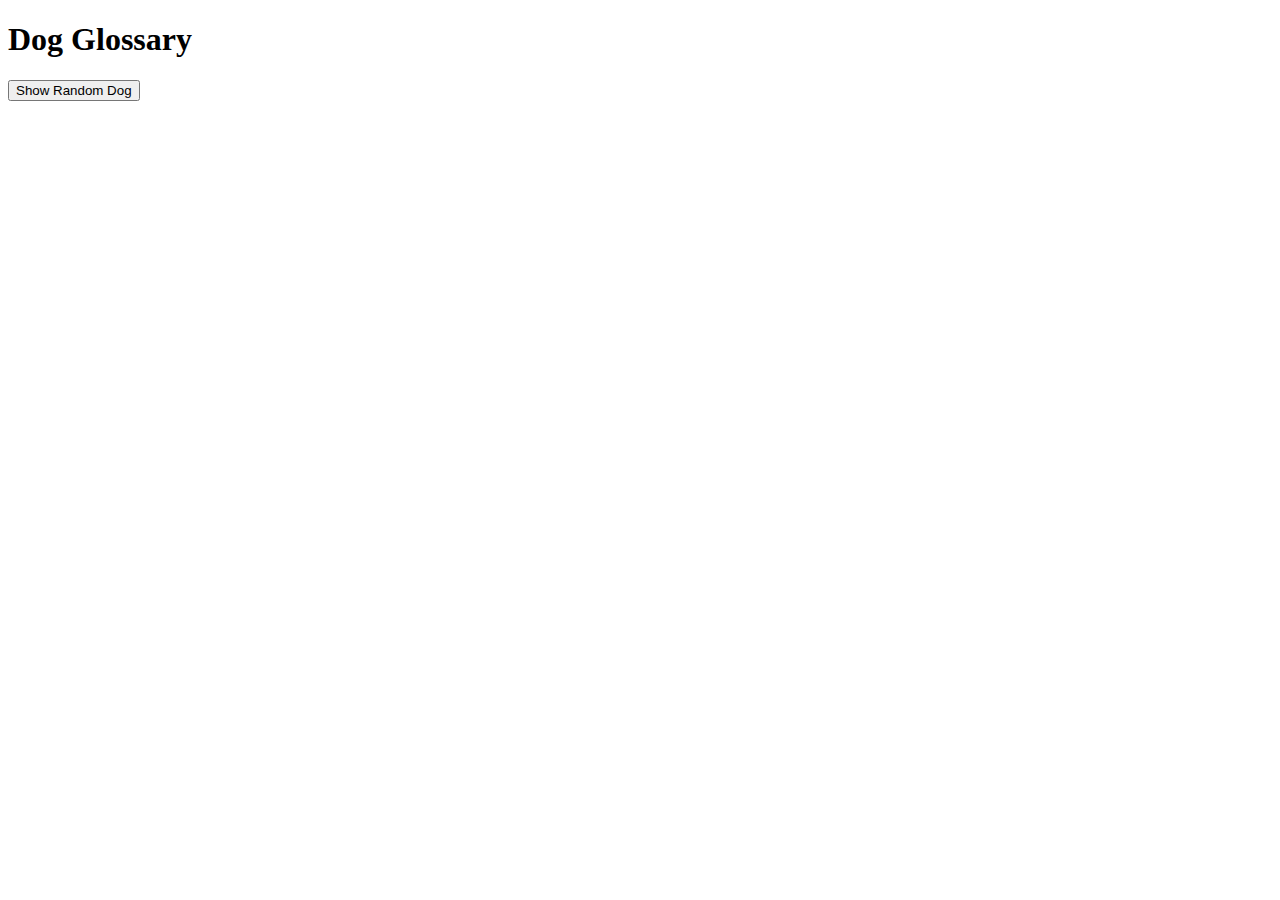
<file: Dog Glossary/task_1/index.html>
<!DOCTYPE html>
<html lang="en">
<head>
    <meta charset="utf-8">
    <title>Hello, World!</title>
</head>
<body>
<h1>Dog Glossary</h1>
<button id="button-random-dog">Show Random Dog</button>
<div id="content"></div>

<script src="script.js"></script>
</body>
</html>
</file>
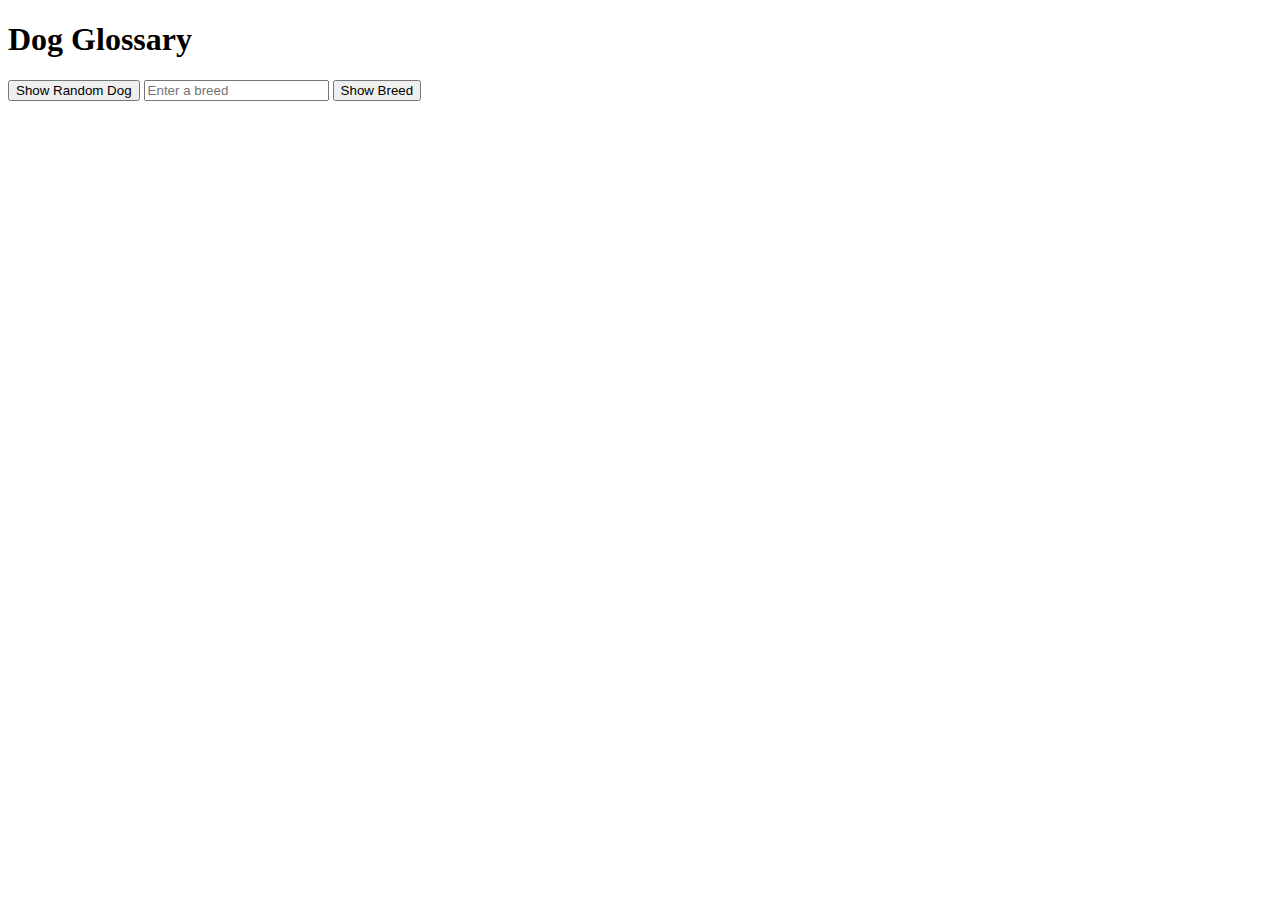
<file: Dog Glossary/task_2/index.html>
<!DOCTYPE html>
<html lang="en">
<head>
    <meta charset="utf-8">
    <title>Hello, World!</title>
</head>
<body>
<h1>Dog Glossary</h1>
<button id="button-random-dog">Show Random Dog</button>
<label for="input-breed"></label><input id="input-breed" type="text" placeholder="Enter a breed">
<button id="button-show-breed">Show Breed</button>
<div id="content"></div>

<script src="script.js"></script>
</body>
</html>
</file>
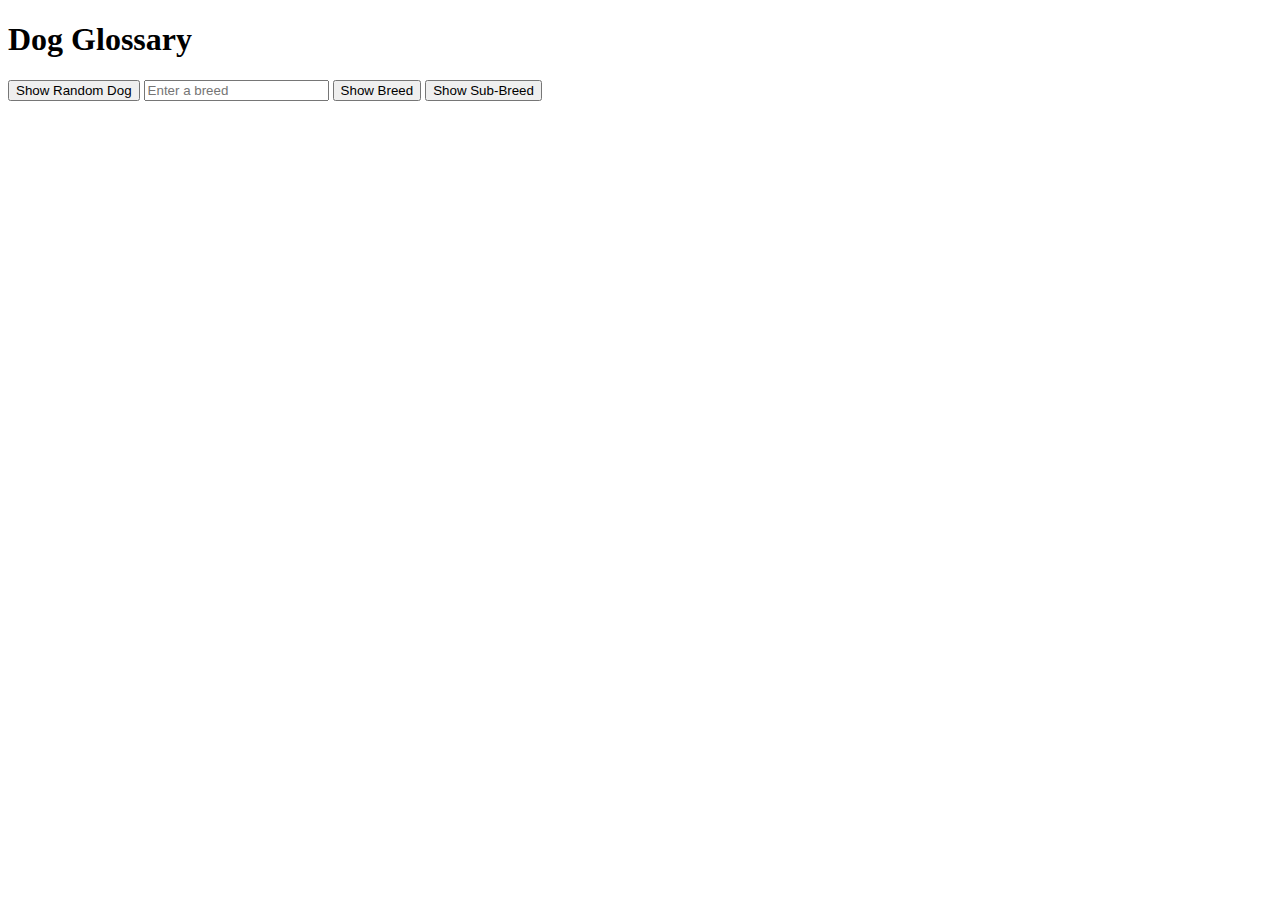
<file: Dog Glossary/task_3/index.html>
<!DOCTYPE html>
<html lang="en">
<head>
    <meta charset="utf-8">
    <title>Hello, World!</title>
</head>
<body>
<h1>Dog Glossary</h1>
<button id="button-random-dog">Show Random Dog</button>

<label for="input-breed"></label><input id="input-breed" type="text" placeholder="Enter a breed">
<button id="button-show-breed">Show Breed</button>
<button id="button-show-sub-breed">Show Sub-Breed</button>

<div id="content"></div>

<script src="script.js"></script>
</body>
</html>
</file>
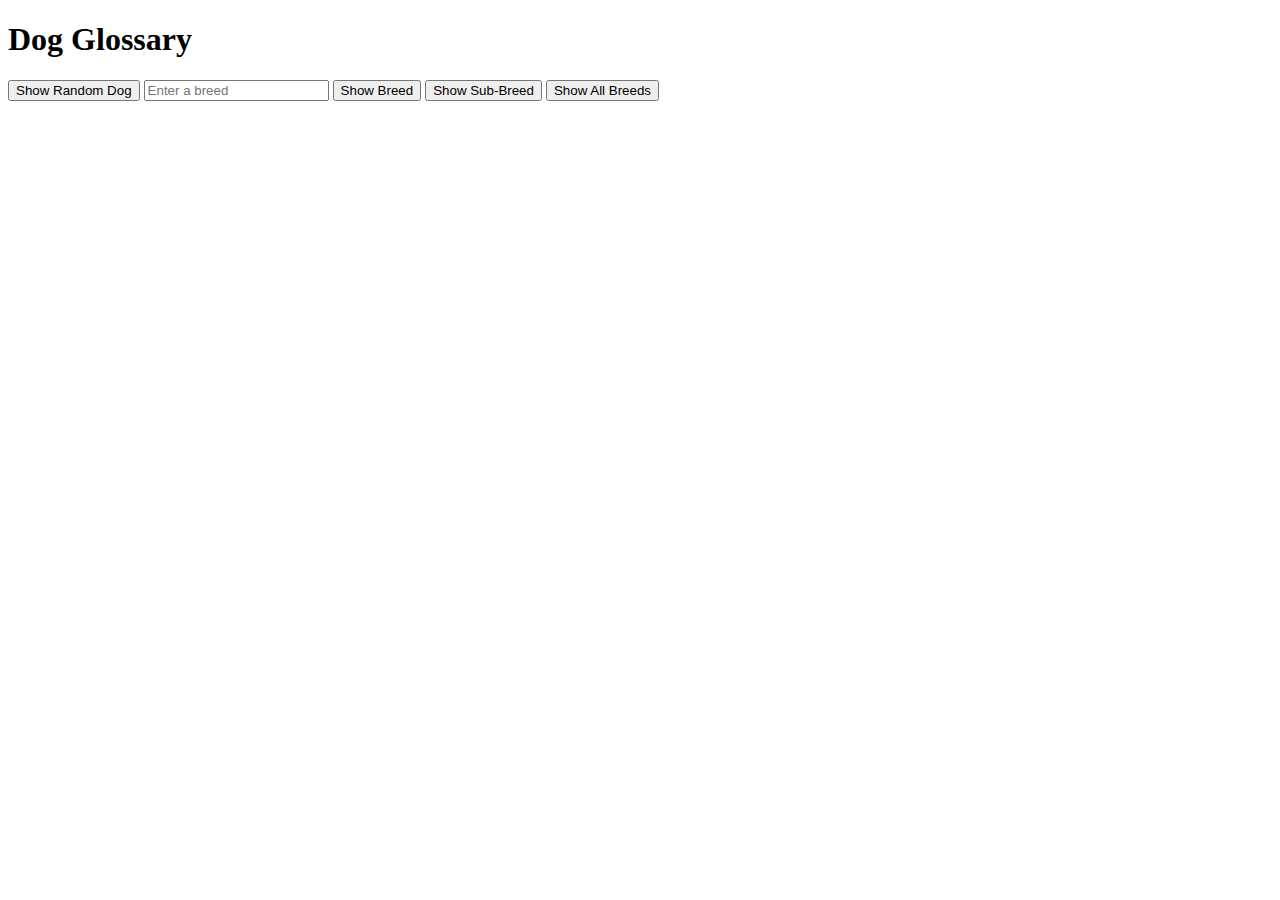
<file: Dog Glossary/task_4/index.html>
<!DOCTYPE html>
<html lang="en">
<head>
    <meta charset="utf-8">
    <title>Hello, World!</title>
</head>
<body>
<h1>Dog Glossary</h1>
<button id="button-random-dog">Show Random Dog</button>

<label for="input-breed"></label><input id="input-breed" type="text" placeholder="Enter a breed">
<button id="button-show-breed">Show Breed</button>
<button id="button-show-sub-breed">Show Sub-Breed</button>
<button id="button-show-all">Show All Breeds</button>

<div id="content"></div>

<script src="script.js"></script>
</body>
</html>
</file>
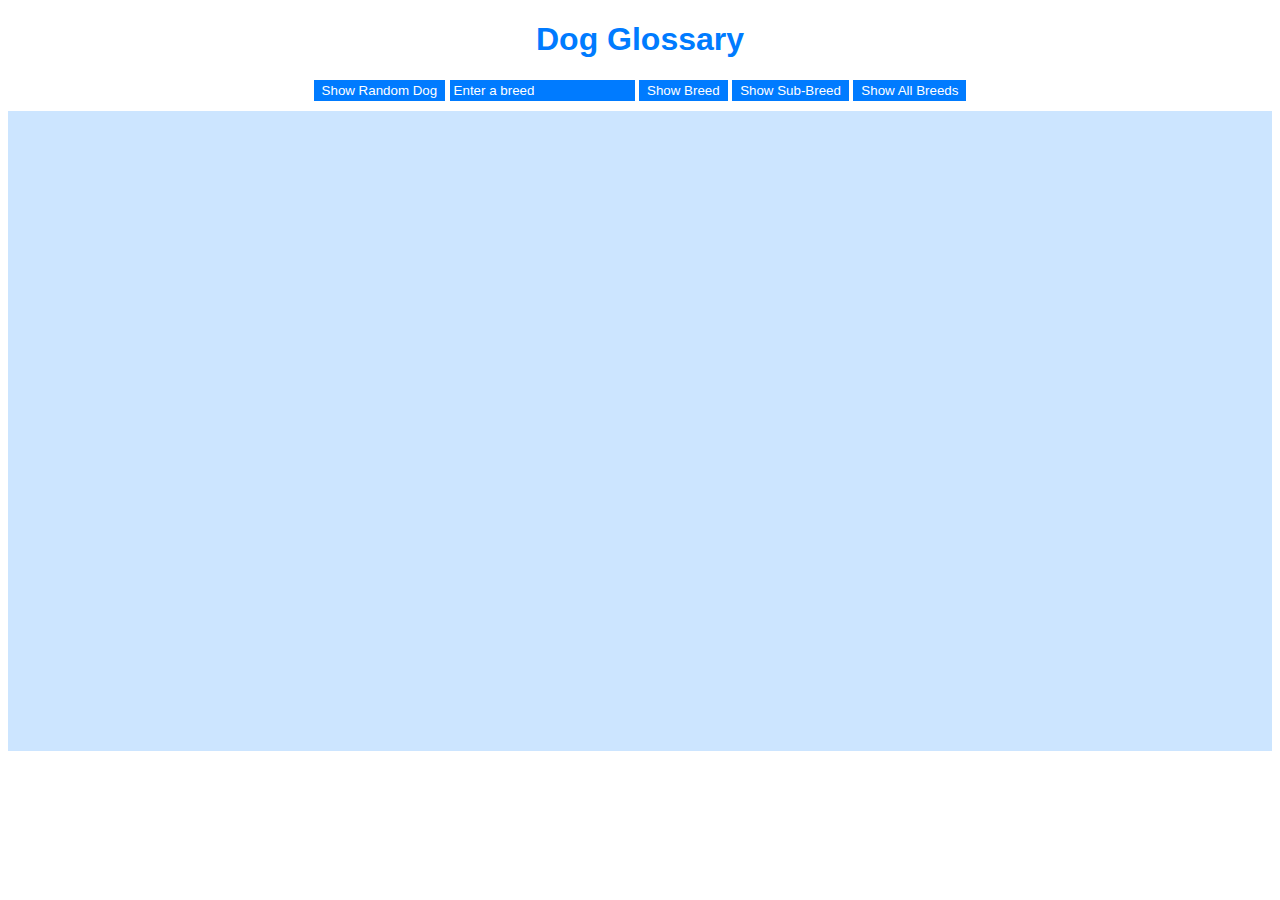
<file: Dog Glossary/task_5/index.html>
<!DOCTYPE html>
<html lang="en">
<head>
    <meta charset="utf-8">
    <title>Hello, World!</title>
    <link rel="stylesheet" href="style.css">
</head>
<body>
<h1>Dog Glossary</h1>
<button id="button-random-dog">Show Random Dog</button>

<label for="input-breed"></label><input id="input-breed" type="text" placeholder="Enter a breed">
<button id="button-show-breed">Show Breed</button>
<button id="button-show-sub-breed">Show Sub-Breed</button>
<button id="button-show-all">Show All Breeds</button>

<div id="content"></div>

<script src="script.js"></script>
</body>
</html>
</file>
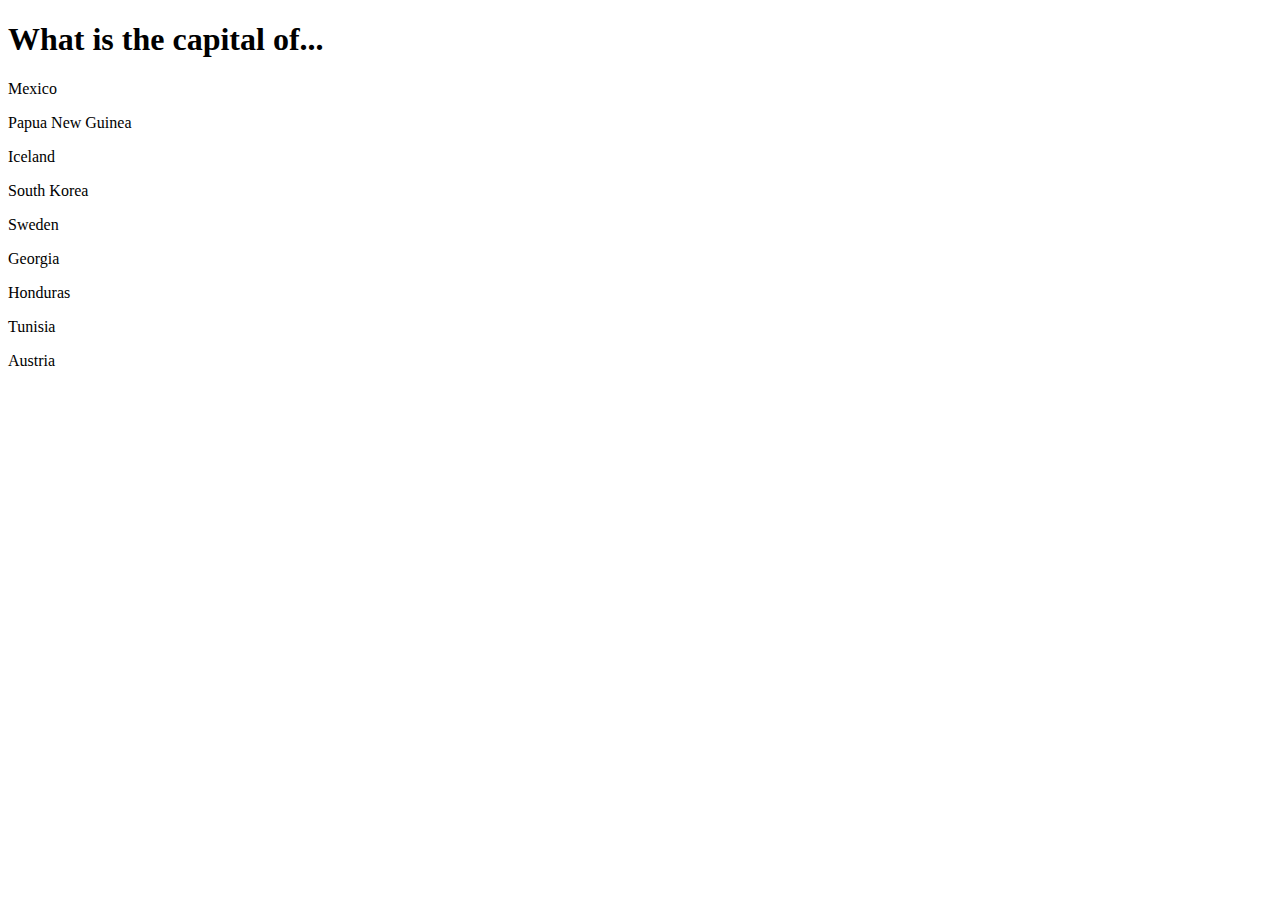
<file: Flashcards (Frontend)/task_1/index.html>
<!DOCTYPE html>
<html lang="en">
<head>
    <meta charset="UTF-8">
    <title>Title</title>
</head>
<body>
<h1>What is the capital of...</h1>
<div><p>Mexico</p></div>
<div><p>Papua New Guinea</p></div>
<div><p>Iceland</p></div>
<div><p>South Korea</p></div>
<div><p>Sweden</p></div>
<div><p>Georgia</p></div>
<div><p>Honduras</p></div>
<div><p>Tunisia</p></div>
<div><p>Austria</p></div>
</body>
</html>
</file>
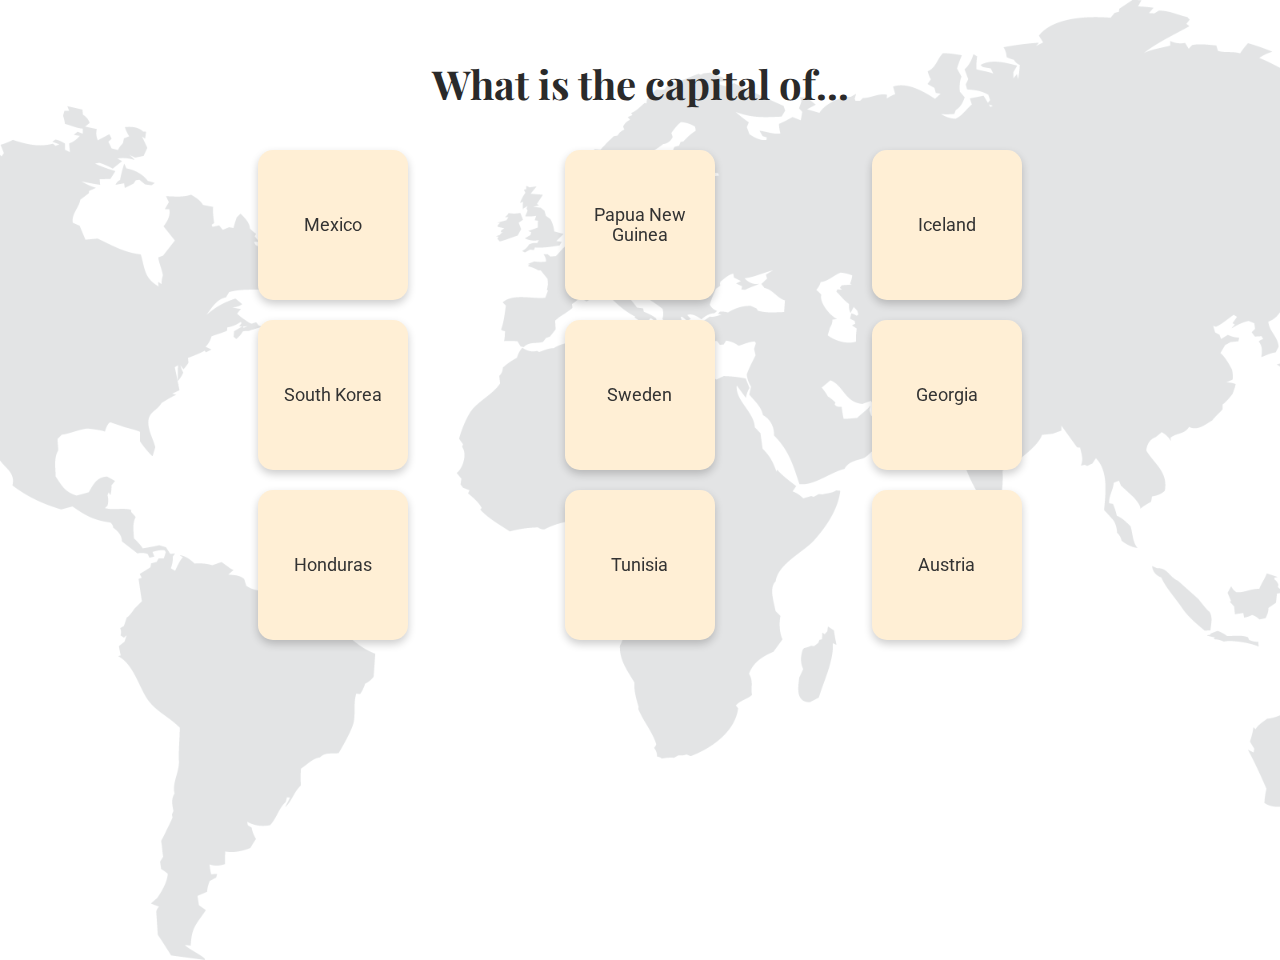
<file: Flashcards (Frontend)/task_2/index.html>
<!DOCTYPE html>
<html lang="en">
<head>
    <meta charset="UTF-8">
    <title>Flashcards - Capitals</title>
    <link rel="stylesheet" href="style.css">
    <link href="https://fonts.googleapis.com/css2?family=Roboto:wght@500&family=Playfair+Display:wght@700&display=swap" rel="stylesheet">
</head>
<body>
<div class="container">
    <h1>What is the capital of...</h1>
    <div class="card-grid">
        <div class="card-container">
            <div class="card">
                <div class="card-front"><p>Mexico</p></div>
                <div class="card-back"><p>Mexico City</p></div>
            </div>
        </div>
        <div class="card-container">
            <div class="card">
                <div class="card-front"><p>Papua New Guinea</p></div>
                <div class="card-back"><p>Port Moresby</p></div>
            </div>
        </div>
        <div class="card-container">
            <div class="card">
                <div class="card-front"><p>Iceland</p></div>
                <div class="card-back"><p>Reykjavík</p></div>
            </div>
        </div>
        <div class="card-container">
            <div class="card">
                <div class="card-front"><p>South Korea</p></div>
                <div class="card-back"><p>Seoul</p></div>
            </div>
        </div>
        <div class="card-container">
            <div class="card">
                <div class="card-front"><p>Sweden</p></div>
                <div class="card-back"><p>Stockholm</p></div>
            </div>
        </div>
        <div class="card-container">
            <div class="card">
                <div class="card-front"><p>Georgia</p></div>
                <div class="card-back"><p>Tbilisi</p></div>
            </div>
        </div>
        <div class="card-container">
            <div class="card">
                <div class="card-front"><p>Honduras</p></div>
                <div class="card-back"><p>Tegucigalpa</p></div>
            </div>
        </div>
        <div class="card-container">
            <div class="card">
                <div class="card-front"><p>Tunisia</p></div>
                <div class="card-back"><p>Tunis</p></div>
            </div>
        </div>
        <div class="card-container">
            <div class="card">
                <div class="card-front"><p>Austria</p></div>
                <div class="card-back"><p>Vienna</p></div>
            </div>
        </div>
    </div>
</div>
</body>
</html>
</file>
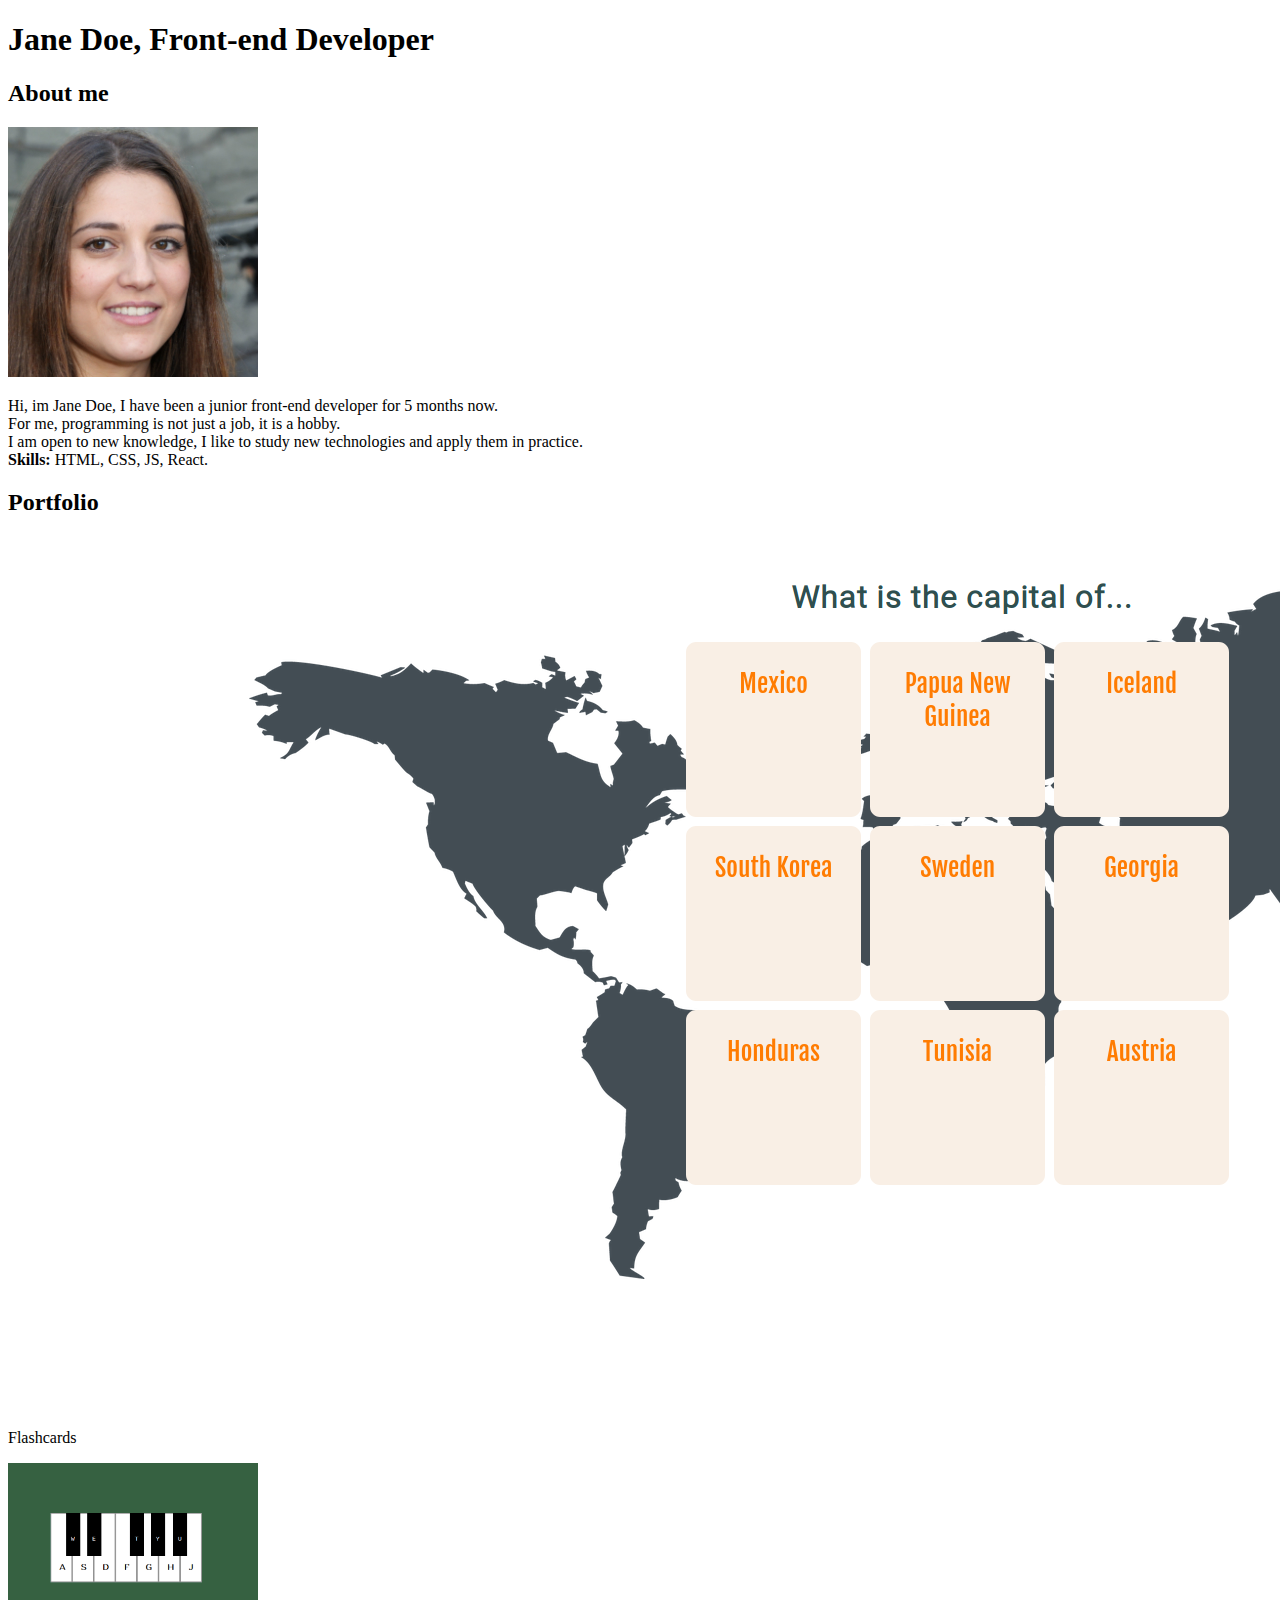
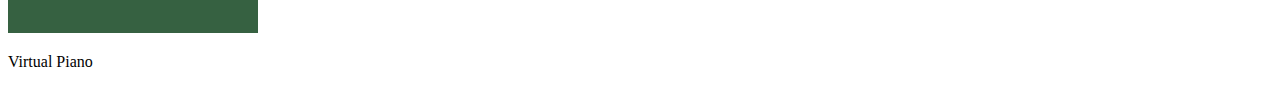
<file: Portfolio/task_1/index.html>
<!DOCTYPE html>
<html lang="en">
<head>
    <meta charset="utf-8">
    <title>Hello, World!</title>
</head>
<body>
<h1>Jane Doe, Front-end Developer</h1>
<h2>About me</h2>
<img src="images/person.jpg" alt="person">
<p>Hi, im Jane Doe, I have been a junior front-end developer for 5 months now. <br>
    For me, programming is not just a job, it is a hobby.<br>
    I am open to new knowledge, I like to study new technologies and apply them in practice.<br>
    <b>Skills:</b> HTML, CSS, JS, React.</p>

<h2>Portfolio</h2>
<img src="images/project1.png" alt="project">
<p>Flashcards</p>
<img src="images/project2.png" alt="project">
<p>Virtual Piano</p>
</body>
</html>
</file>
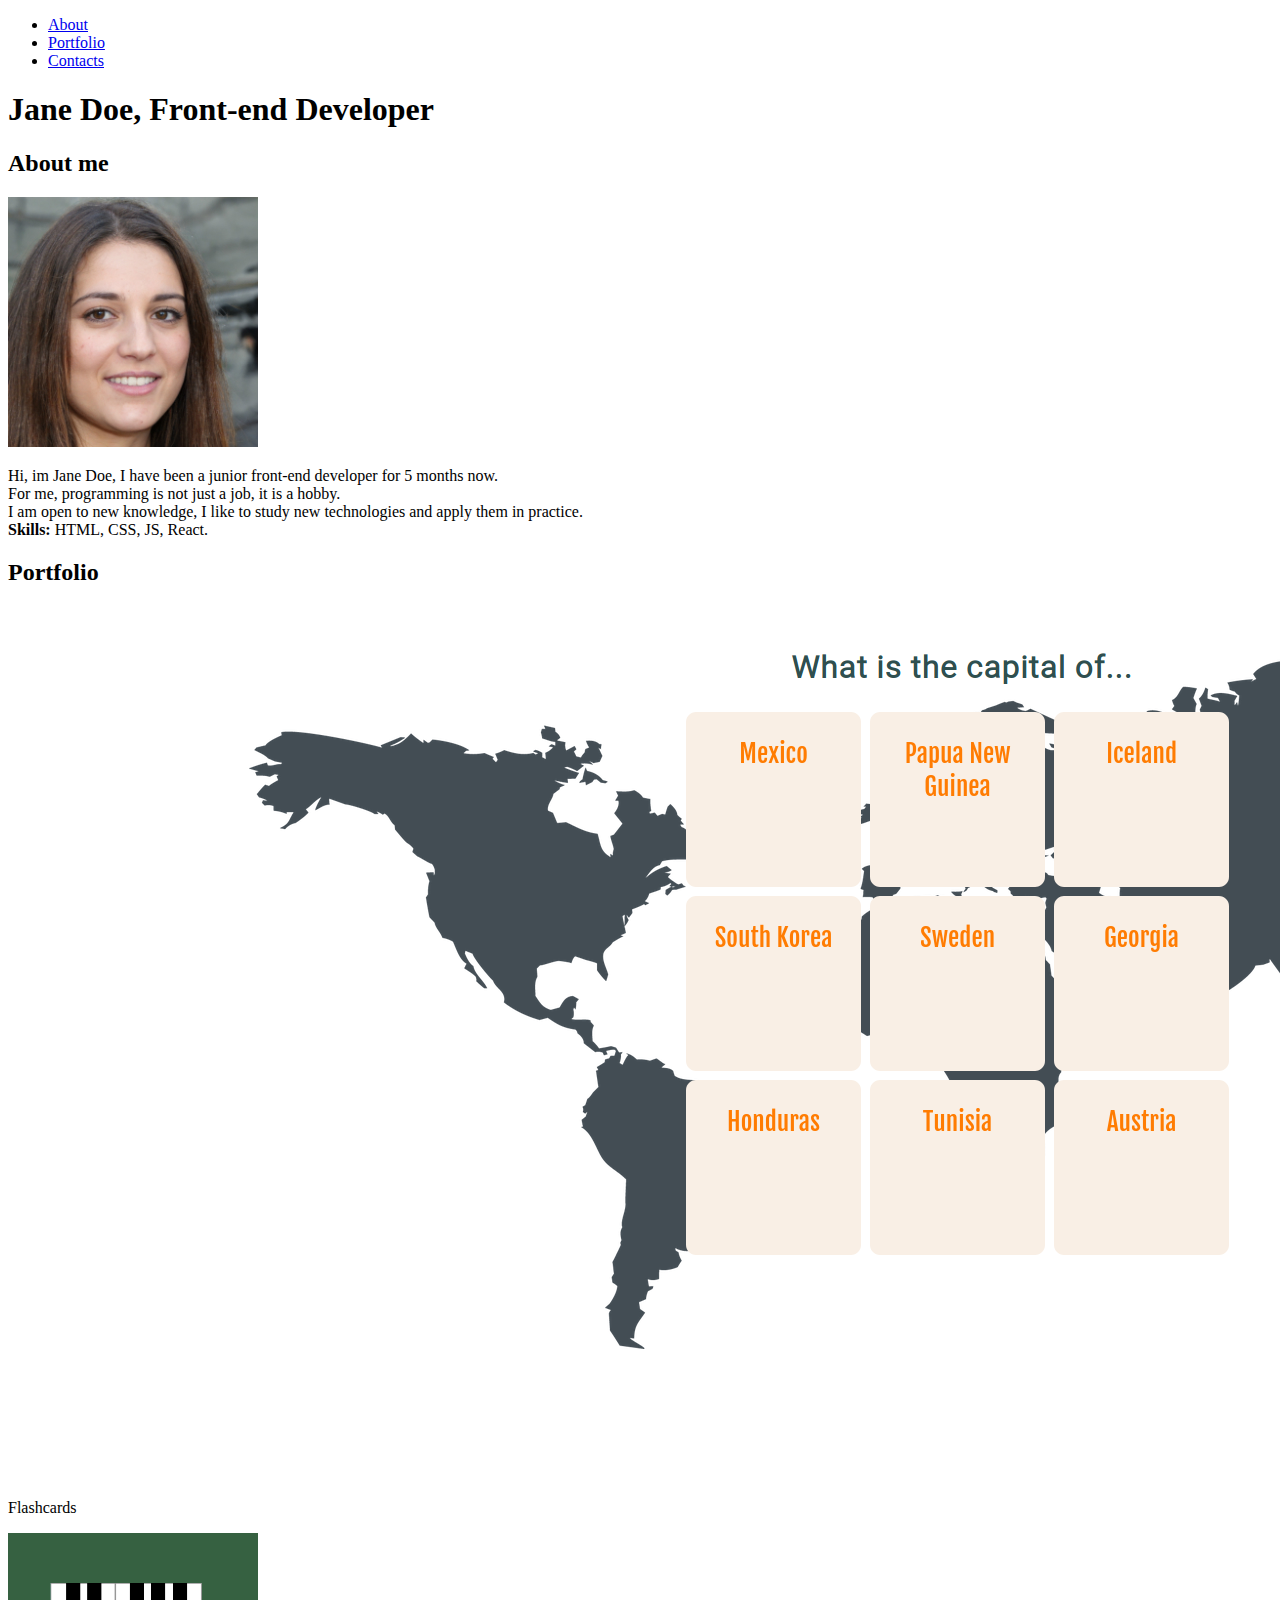
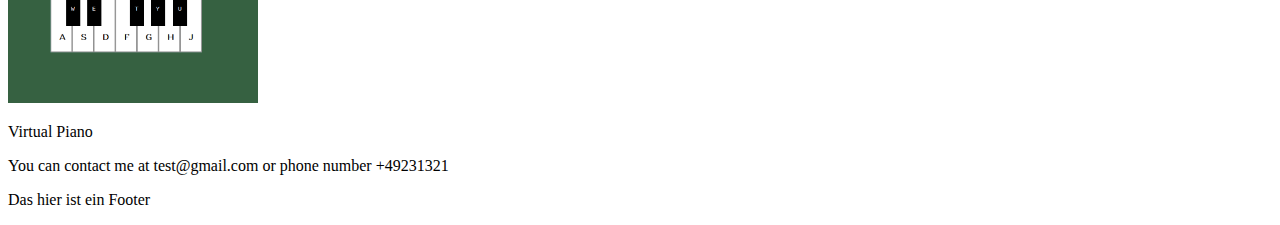
<file: Portfolio/task_2/index.html>
<!DOCTYPE html>
<html lang="en">
<head>
    <meta charset="utf-8">
    <title>Hello, World!</title>
</head>
<body>
<header>
    <nav>
        <ul>
            <li><a href="#about">About</a></li>
            <li><a href="#portfolio">Portfolio</a></li>
            <li><a href="#contacts">Contacts</a></li>
        </ul>
    </nav>
    <h1>Jane Doe, Front-end Developer</h1>
</header>

<section id="about">
<h2>About me</h2>
<img src="images/person.jpg" alt="person">
<p>Hi, im Jane Doe, I have been a junior front-end developer for 5 months now. <br>
    For me, programming is not just a job, it is a hobby.<br>
    I am open to new knowledge, I like to study new technologies and apply them in practice.<br>
    <b>Skills:</b> HTML, CSS, JS, React.</p>
</section>

<section id="portfolio">
<h2>Portfolio</h2>
<img src="images/project1.png" alt="project">
<p>Flashcards</p>
<img src="images/project2.png" alt="project">
<p>Virtual Piano</p>
</section>

<section id="contacts">
    <p>You can contact me at test@gmail.com or phone number +49231321</p>
</section>

<footer>
   <p>Das hier ist ein Footer</p>
</footer>
</body>
</html>
</file>
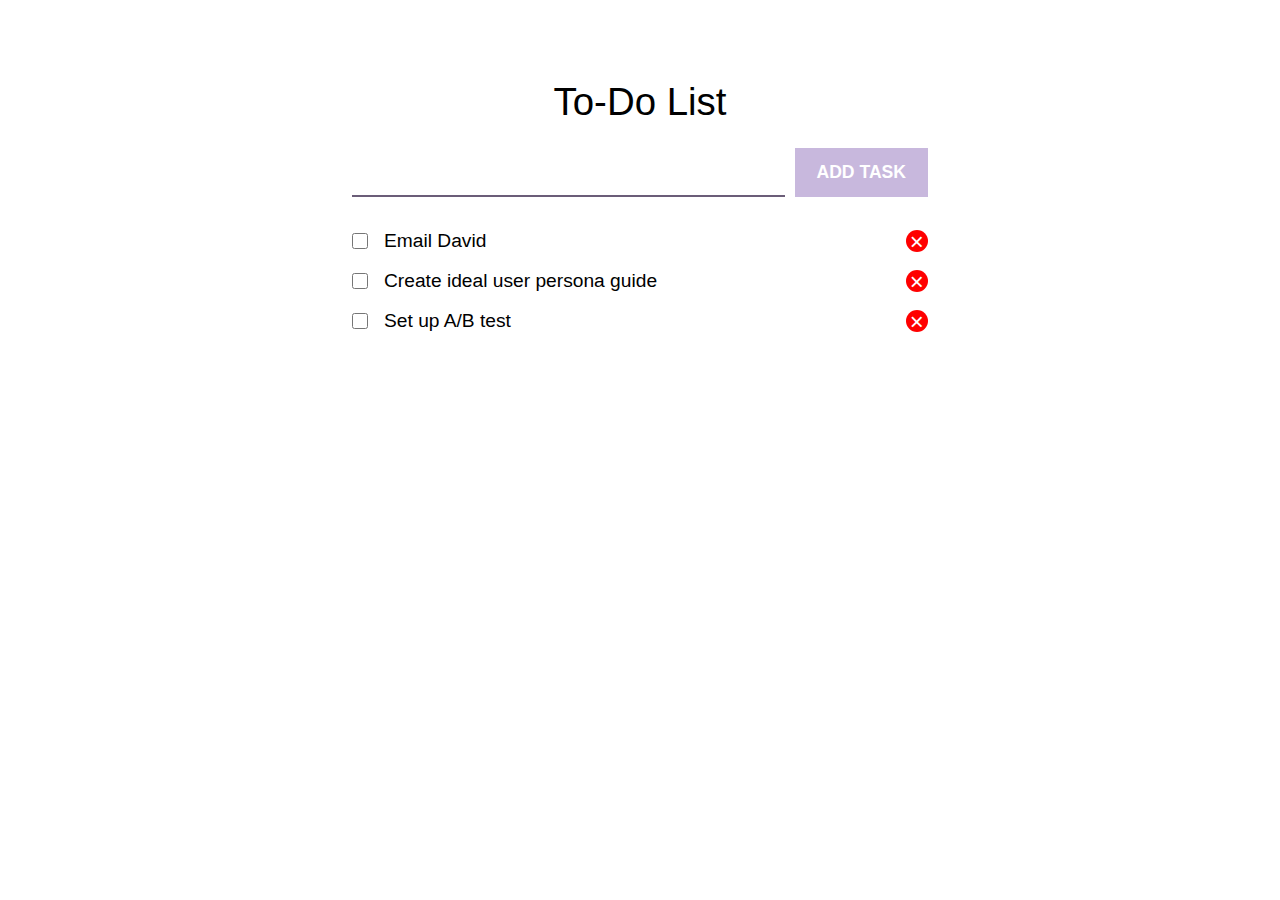
<file: To-Do List (JavaScript)/task_1/index.html>
<!DOCTYPE html>
<html lang="en">
<head>
    <meta charset="UTF-8" />
    <meta http-equiv="X-UA-Compatible" content="IE=edge" />
    <meta name="viewport" content="width=device-width, initial-scale=1.0" />
    <title>To-Do List</title>

    <link rel="stylesheet" href="style.css" />
</head>
<body>
<main>
    <h1>To-Do List</h1>

    <form id="new-task">
        <input type="text" id="input-task" />
        <button type="submit" id="add-task-button">Add Task</button>
    </form>

    <ul id="task-list">
        <li>
            <input type="checkbox" class="check" />
            <span class="task">Email David</span>
            <button class="delete-btn"></button>
        </li>
        <li>
            <input type="checkbox" class="check" />
            <span class="task">Create ideal user persona guide</span>
            <button class="delete-btn"></button>
        </li>
        <li>
            <input type="checkbox" class="check" />
            <span class="task">Set up A/B test</span>
            <button class="delete-btn"></button>
        </li>
    </ul>
</main>
</body>
</html>
</file>
<file: Dog Glossary/task_5/style.css>
body {
    font-family: arial, serif;
    text-align: center;
}

h1 {
    text-align: center;
    color: #007bff;
}

button, input {
    background-color: #007bff;
    color: white;
    border: 2px solid #007bff;
}

::placeholder {
    color: white;
    opacity: 1;
}

#content {
    width: 100%;
    background-color: #cce5ff;
    height: 50vw;
    margin: 10px 0 0;
    display: flex;
    justify-content: center;
}

#content img {
    max-height: 90%;
    border-radius: 10px;
    border: 2px solid #007bff;
}

#content img, #content p {
    align-self: center;
}
</file>
<file: Flashcards (Frontend)/task_2/style.css>
body {
    margin: 0;
    font-family: 'Roboto', sans-serif;
    background-image: url('world.png');
    background-size: cover;
    background-position: center;
}

.container {
    text-align: center;
    padding: 30px;
    background-color: rgba(255, 255, 255, 0.85);
    min-height: 100vh;
}

h1 {
    font-family: 'Playfair Display', serif;
    font-size: 2.5em;
    margin-bottom: 40px;
    color: #2a2a2a;
}

.card-grid {
    display: grid;
    grid-template-columns: repeat(3, 1fr);
    gap: 20px;
    justify-items: center;
    max-width: 900px;
    margin: 0 auto;
}

.card-container {
    width: 150px;
    height: 150px;
    perspective: 1000px;
}

.card {
    width: 100%;
    height: 100%;
    position: relative;
    transition: transform 0.8s;
    transform-style: preserve-3d;
}

.card-container:hover .card {
    transform: rotateY(180deg);
}

.card-front, .card-back {
    position: absolute;
    width: 100%;
    height: 100%;
    border-radius: 15px;
    display: flex;
    align-items: center;
    justify-content: center;
    backface-visibility: hidden;
    box-shadow: 0 4px 8px rgba(0, 0, 0, 0.2);
}

.card-front {
    background-color: #ffefd5;
}

.card-back {
    background-color: #d3f8e2;
    transform: rotateY(180deg);
}

.card-front p, .card-back p {
    font-size: 1.1em;
    color: #333;
    margin: 0;
    padding: 10px;
    text-align: center;
}
</file>
<file: To-Do List (JavaScript)/task_1/style.css>
* {
    box-sizing: border-box;
    margin: 0;
    padding: 0;
}

body {
    font-family: Arial, Helvetica, sans-serif;
}

main {
    display: flex;
    flex-direction: column;
    align-items: center;
    margin: 5rem auto;
    width: 90vw;
}

h1 {
    font-size: 2.4rem;
    font-weight: normal;
}

#new-task {
    display: flex;
    width: 50%;
    margin: 1.5rem 0;
}

#input-task {
    flex: 3;
    border: none;
    border-bottom: 2px solid #6b5d78;
    padding: 1rem;
}

#add-task-button {
    flex: 1;
    background: #c8b8dd;
    color: #fff;
    border: none;
    font-weight: bold;
    font-size: 1.1rem;
    text-transform: uppercase;
    margin-left: 10px;
}

#task-list {
    list-style: none;
    width: 50%;
}

#task-list li {
    display: flex;
    align-items: center;
    justify-content: space-between;
    height: 2.5rem;
}

.check {
    width: 1rem;
    height: 1rem;
}

.task {
    flex: 2;
    font-size: 1.2rem;
    margin-left: 1rem;
}

.delete-btn {
    background: red;
    border: none;
    border-radius: 50%;
    color: #fff;
    width: 1.4rem;
    height: 1.4rem;
}

.delete-btn::after {
    content: "\00d7";
    position: relative;
    font-size: x-large;
    top: -10%;
}
</file>
